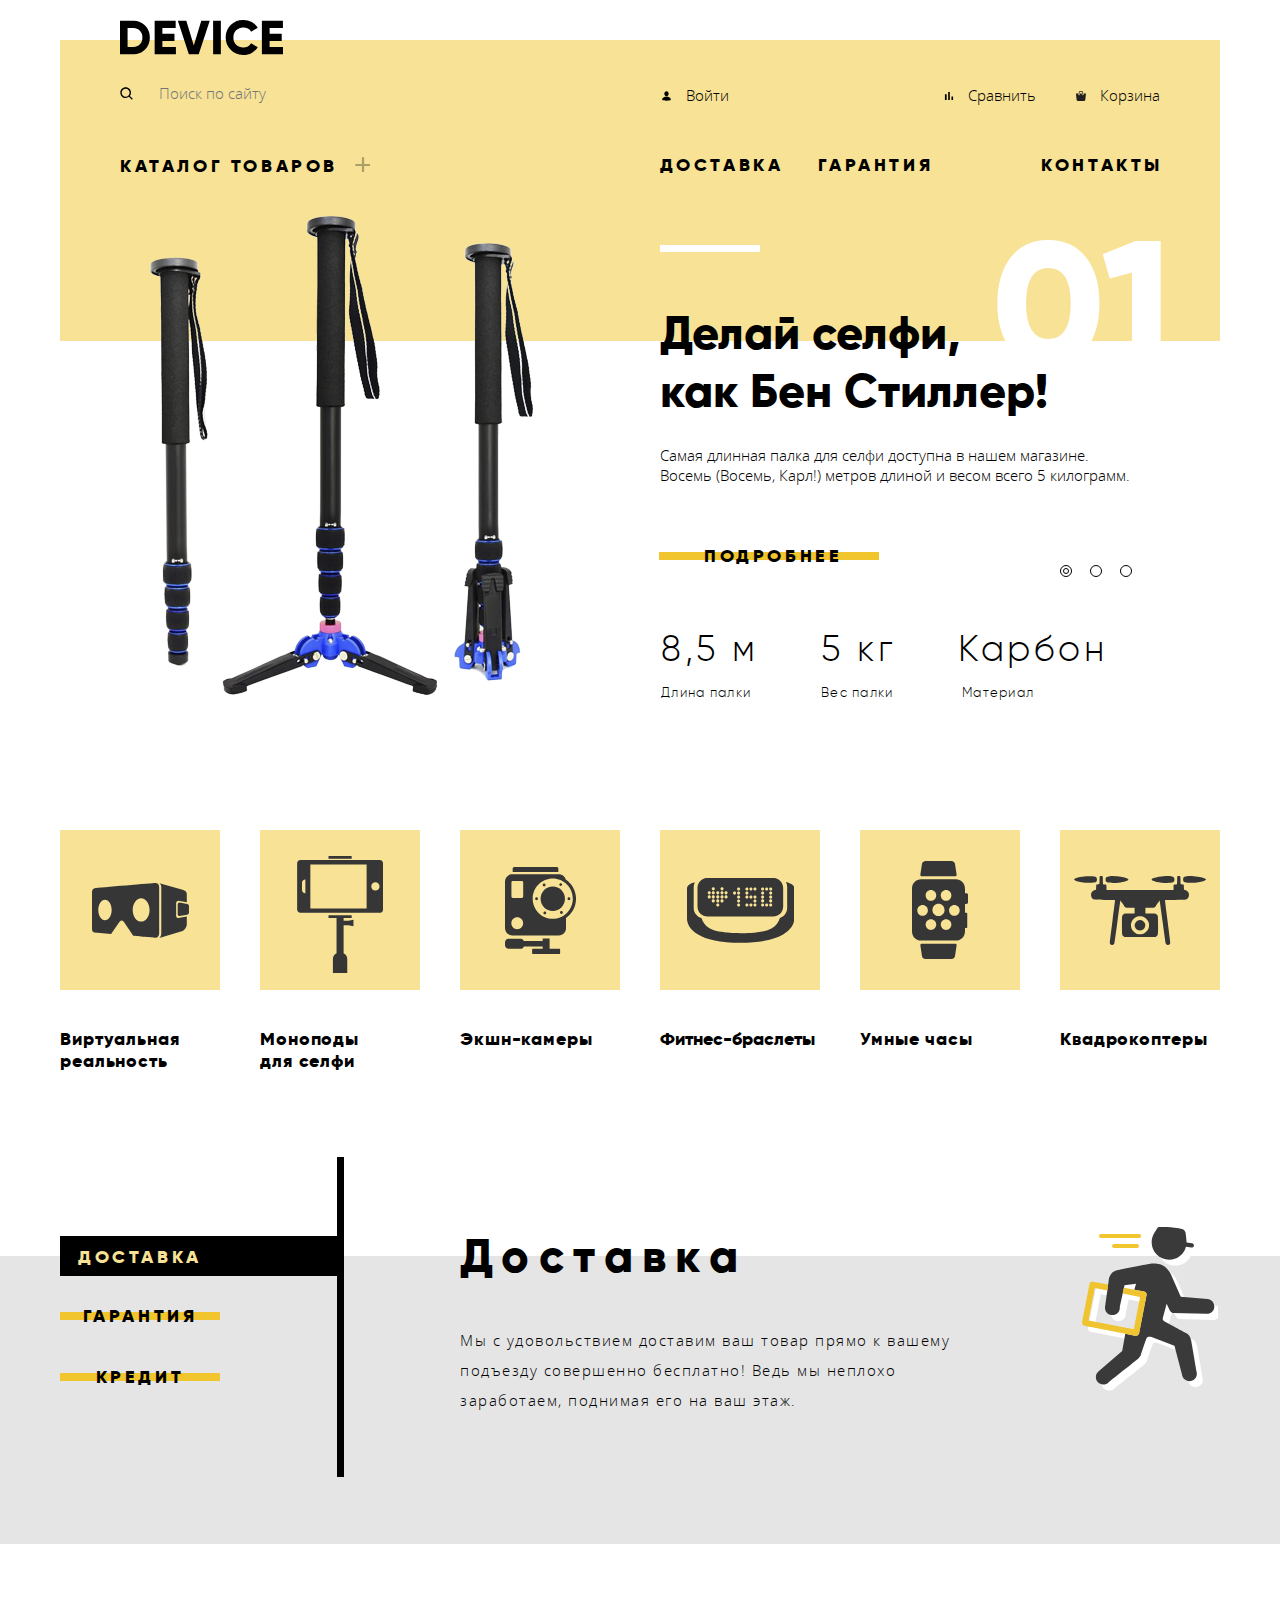
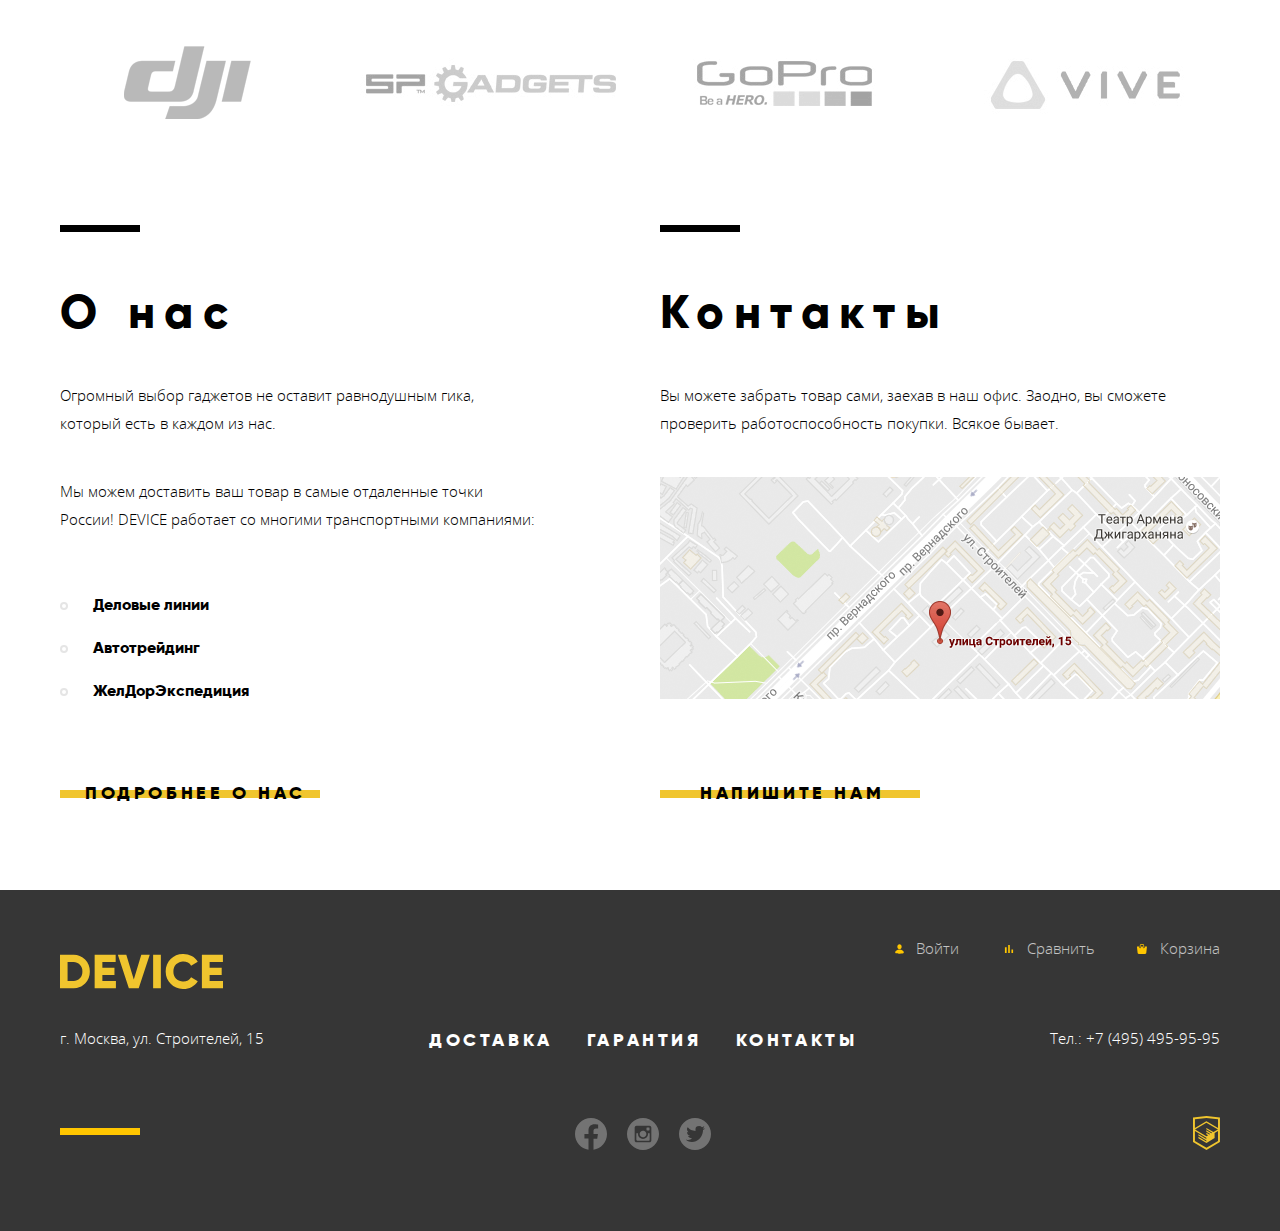
<file: index.html>
<!DOCTYPE html>
<html class="page" lang="ru">
  <head>
    <meta charset="UTF-8">
    <title>Онлайн-магазин «Девайс»</title>
    <link rel="stylesheet" href="css/normalize.min.css">
    <link rel="stylesheet" href="css/style.min.css">
  </head>

  <body class="page-body">
    <div class="header-container">
      <header class="main-header"> 
        <h1 class="visually-hidden">Онлайн-магазин «Девайс»</h1>
        <div class="header-logo">
          <a tabindex="0" aria-label="Перейти на главную страницу магазина «Девайс»">
            <img class="device-header" src="img/logo-header.svg" width="163" height="35" alt="Логотип магазина «Девайс»">
          </a>
        </div>   
  
        <div class="header-actions">
          <form class="site-search">
            <label class="search-label search-icon" for="search-window"></label>
            <input class="search-form" type="search" id="search-window" placeholder="Поиск по сайту" aria-label="Поиск по сайту">
            <button class="button-search" type="submit" tabindex="0" aria-label="Применить поиск по сайту">Найти</button>
          </form>
            
          <ul class="list actions-list">      
            <li class="action-item">
              <a href="blank.html" aria-label="Войти в личный кабинет">
                <div class="action-img-index action-img-enter"></div>
                Войти
              </a>
            </li>
            <li class="action-item">
              <a href="blank.html" aria-label="Сравнить товары">
                <div class="action-img-index action-img-compare"></div>
                Сравнить
              </a>
            </li>
            <li class="action-item">
              <a href="blank.html" aria-label="Перейти в корзину">
                <div class="action-img-index action-img-basket"></div>
                Корзина
              </a>
            </li>            
          </ul>
        </div>
  
        <nav class="main-navigation">     
          <h2 class="visually-hidden">Разделы сайта</h2>                             
          <ul class="list site-navigation">
            <li class="navigation-item">
              <a href="catalog.html">Каталог товаров
                <div class="nav-icon-plus"></div>                 
              </a>
              <ul class="list inner-list" tabindex="0">
                <li class="inner-block">
                  <ul class="list">
                    <li><a href="catalog.html">Виртуальная реальность</a></li>
                    <li><a href="catalog.html">Моноподы для селфи</a></li>
                    <li><a href="catalog.html">Экшн-камеры</a></li>                      
                  </ul>
                  <ul class="list">
                    <li><a href="catalog.html">Фитнес-браслеты</a></li>
                    <li><a href="catalog.html">Умные часы</a></li>
                  </ul>
                  <ul class="list">                      
                    <li><a href="catalog.html">Квадрокоптер</a></li>
                  </ul>
                </li>
              </ul>
            </li>              
            <li class="navigation-item"><a href="blank.html">Доставка</a></li>
            <li class="navigation-item"><a href="blank.html">Гарантия</a></li>
            <li class="navigation-item"><a href="blank.html">Контакты</a></li>
          </ul>                
        </nav> 
      </header>
    </div>
    
    
   <main class="main-container">
     <div class="container-top">
       <section class="main-slider">
          <ul class="list product-slider-list">
            <li class="product-slider-item slide slide-current">
              <section class="product-block">
                <span class="slider-number number-1">01</span>  
                <img class="picture-product-1" src="img/slider-1.png" width="384" height="486" alt="Три чёрно-синих селфи-палки с мягкими рукоятками">
                  
                <div class="text-product-block-1">
                  <p class="do-selfie">Делай селфи,<br>как Бен Стиллер!</p>
                  <p class="product-description">Самая длинная палка для селфи доступна в нашем магазине.<br> 
                  Восемь (Восемь, Карл!) метров длиной и весом всего 5 килограмм.</p>
                  <a class="some-act more" href="catalog.html">Подробнее</a>                

                  <table class="specifications">
                    <tr class="values">
                      <th class="value">8,5 м</th>
                      <th class="value">5 кг</th>
                      <th class="value">Карбон</th>                      
                    </tr>
                    <tr class="properties">
                      <td class="property">Длина палки</td>
                      <td class="property">Вес палки</td>
                      <td class="property">Материал</td>                      
                    </tr>
                  </table>
                </div>
              </section>
            </li>

            <li class="product-slider-item slide">
              <section class="product-block">
                <span class="slider-number">02</span> 
                <img class="picture-product-2" src="img/slider-2.png" width="345" height="485" alt="Черный мотивирующий фитнес-браслет с надписью «Я вижу, что ты снова ешь» на дисплее">
                  
                <div class="text-product-block-2">
                  <p class="do-selfie">Худеем<br>правильно!</p>
                  <p class="product-description">Мотивирующие фитнес-браслеты помогут найти в себе силы<br>  
                    не пропускать занятия и соблюдать диету.</p>
                  <a class="some-act more" href="catalog.html">Подробнее</a>    
                
                 <table class="specifications">
                    <tr class="values">
                      <th class="value second-slide">48 часов</th>                   
                    </tr>
                    <tr class="properties">
                      <td class="property">Без подзарядки</td>                     
                    </tr>
                  </table>
                </div>
              </section>
            </li>

            <li class="product-slider-item slide">
              <section class="product-block">
                <span class="slider-number third-slide">03</span>
                <img class="picture-product-3" src="img/slider-3.png" width="526" height="334" alt="Летающий черно-белый квадрокоптер с красным лазером-камерой">
                  
                <div class="text-product-block-3">
                  <p class="do-selfie">Порхает как бабочка,<br>жалит как пчела!</p>
                  <p class="product-description">Этот обычный, на первый взгляд, квадрокоптер оснащен<br>
                    мощным лазером, замаскированным под стандартную камеру.
                  </p>
                  <a class="some-act more" href="catalog.html">Подробнее</a>    
                
                  <table class="specifications">
                    <tr class="values">
                      <th class="value">800 м</th>
                      <th class="value third-slide">50 м</th>                    
                    </tr>
                    <tr class="properties">
                      <td class="property">Дальность полета</td>
                      <td class="property third-slide">Радиус поражения</td>                     
                    </tr>
                  </table>
                </div>
              </section>
            </li>         
         </ul>  
         <div class="slider-controls">
           <button class="slider-control-1 current" type="button" aria-label="Первый слайд"></button>
           <button class="slider-control-2" type="button" aria-label="Второй слайд"></button>
           <button class="slider-control-3" type="button" aria-label="Третий слайд"></button>
          </div>   
        </section>            
     </div>

      <section class="categories-container">
        <div class="categories">      
          <h2 class="visually-hidden">Популярные категории товаров</h2>
          <ul class="list list-categories">        
            <li class="category-item">
              <a class="category category-1" href="catalog.html" tabindex="-1"></a> 
              <a class="category-name" href="catalog.html">Виртуальная реальность</a>        
            </li>

            <li class="category-item">
              <a class="category category-2" href="catalog.html" tabindex="-1"></a>
              <a class="category-name" href="catalog.html">Моноподы<br>для селфи</a>
            </li>

            <li class="category-item">
              <a class="category category-3" href="catalog.html" tabindex="-1"></a>
              <a class="category-name" href="catalog.html">Экшн-камеры</a>
            </li>

            <li class="category-item">
              <a class="category category-4" href="catalog.html" tabindex="-1"></a>
              <a class="category-name" href="catalog.html">Фитнес-браслеты</a>
            </li>

            <li class="category-item">
              <a class="category category-5" href="catalog.html" tabindex="-1"></a>
              <a class="category-name" href="catalog.html">Умные часы</a>
            </li>

            <li class="category-item">
              <a class="category category-6" href="catalog.html" tabindex="-1"></a>
              <a class="category-name" href="catalog.html">Квадрокоптеры</a>
            </li>
          </ul>    
       </div>
     </section>    
     
      <div class="container-middle">  
        <div class="services-container">
          <section class="services">
            <h3 class="visually-hidden">Воспользуйтесь нашими сервисами</h3>   
            <ul class="list slider-list">
              <li><button class="switcher switcher-1 switcher-current" type="button">Доставка</button></li>
              <li><button class="switcher switcher-2 switcher-inactive" type="button">Гарантия</button></li>
              <li><button class="switcher switcher-3 switcher-inactive" type="button">Кредит</button></li>
            </ul>                
  
            <section class="slider-1">              
              <div class="text-slider">
                <h4 class="caption-slider">Доставка</h4>
                <p class="slider-description">Мы с удовольствием доставим ваш товар прямо к вашему<br>подъезду совершенно бесплатно! Ведь мы неплохо<br>заработаем, поднимая его на ваш этаж.</p>         
              </div> 
              <div class="slider-1-img"></div>            
            </section>   
  
            <section class="slider-2 visually-hidden"> 
              <div class="text-slider">
                <h4 class="caption-slider">Гарантия</h4>
                <p class="slider-description">Если из-за возгорания купленного у нас товара у вас сгорит дом —<br> 
                  не переживайте, мы выдадим вам новый.<br>
                  Товар, не дом, конечно же.</p>         
              </div> 
              <div class="slider-2-img"></div>            
            </section> 
  
            <section class="slider-3 visually-hidden"> 
              <div class="text-slider">
                <h4 class="caption-slider">Кредит</h4>
                <p class="slider-description">Залезть в долговую яму стало проще! Кредитные консультанты<br> 
                  подберут для вас наиболее выгодные<br> 
                  условия кредита. Выгодные для нашего банка, разумеется.</p>         
              </div> 
              <div class="slider-3-img"></div>            
            </section>
          </section>  
        </div>      
        
      </div>
      <div class="container-bottom">
        <div class="wrapper-bottom">
          <section class="partners">
            <h3 class="visually-hidden">В каталоге представлены бренды</h3>
            <a class="coloring-1"><img class="partner1" src="img/partner1.svg" width="260" height="100" alt="GJI"></a>
            <a class="coloring-2"><img class="partner2" src="img/partner2.svg" width="260" height="100" alt="SP.Gadgets"></a>
            <a class="coloring-3"><img class="partner3" src="img/partner3.svg" width="260" height="100" alt="GoPro"></a>
            <a class="coloring-4"><img class="partner4" src="img/partner4.svg" width="260" height="100" alt="VIVE"></a>
          </section>
  
          <section class="information">
            <div class="about-us"> 
              <h2 class="caption">О нас</h2>
              <p class="description">Огромный выбор гаджетов не оставит равнодушным гика,<br> 
              который есть в каждом из нас.</p>
              <p class="description">Мы можем доставить ваш товар в самые отдаленные точки<br>
              России! DEVICE работает со многими транспортными компаниями:</p>
              <ul class="list transport-companies">
                <li class="transport-company">Деловые линии</li>
                <li class="transport-company">Автотрейдинг</li>
                <li class="transport-company">ЖелДорЭкспедиция</li>
              </ul> 
              <a class="some-act more-about-us" href="blank.html">Подробнее о нас</a>        
            </div> 
  
            <div class="contacts">
              <h2 class="caption">Контакты</h2>
              <p class="description"> Вы можете забрать товар сами, заехав в наш офис. Заодно, вы сможете<br>
              проверить работоспособность покупки. Всякое бывает.</p>
              <img class="map" src="img/map.png" width="560" height="222" alt="Местоположение нашего офиса">
              <p><a class="some-act write-to-us" href="blank.html">Напишите нам</a></p>
            </div>
          </section>   
        </div> 
      </div>      
    </main>

    <footer class="page-footer"> 
      <div class="footer-wrapper">
        <div class="footer-container">
          <div class="top-blocks">    
            <a class="footer-logo" href="#" aria-label="Перейти на главную страницу магазина «Девайс»">
              <img src="img/logo-footer.svg" width="163" height="35" alt="Логотип магазина «Девайс»">
            </a>      
            <div class="index-cabinet">         
              <a class="function" href="blank.html" aria-label="Войти в личный кабинет"> 
                <div class="main-footer-id"></div>
                <span class="function-text">Войти</span>
              </a> 
      
              <a class="function" href="blank.html" aria-label="Сравнить товары">
                <div class="cabinet-footer-icons compare-footer"></div>
                  <span class="function-text">Сравнить</span>              
              </a>
      
              <a class="function" href="blank.html" aria-label="Перейти в корзину">   
                <div class="cabinet-footer-icons basket-footer"></div>
                <span class="function-text">Корзина</span>   
              </a> 
            </div>
          </div> 
          
          <div class="catalog-footer-flex">  
            <div class="left-block">
              <p class="adress">г. Москва, ул. Строителей, 15</p>        
            </div>  
      
            <div class="catalog-middle-block">   
              <div class="footer-info">
                <ul class="list info-list">
                  <li ><a class="info-item" href="blank.html">Доставка</a></li>
                  <li ><a class="info-item" href="blank.html">Гарантия</a></li>
                  <li ><a class="info-item" href="blank.html">Контакты</a></li>      
                </ul> 
              </div>
            
              <h3 class="visually-hidden">Мы с социальных сетях</h3>
              <ul class="list social-list">
                <li class="social-item">
                  <a href="blank.html" aria-label="Мы на Facebook">
                    <div class="social-icon facebook"></div>
                  </a>
                </li>        
                <li class="social-item">
                  <a href="blank.html" aria-label="Мы в Instagram">
                    <div class="social-icon instagram"></div>
                  </a>
                </li>   
                <li class="social-item">
                  <a href="blank.html" aria-label="Мы в Twitter">
                    <div class="social-icon twitter"></div>
                  </a>
                </li>                
              </ul>
            </div>    
            <div class="catalog-right-block">
              <a class="tel" href="tel:+74954959595">Тел.: +7 (495) 495-95-95</a>
              <p class="academy-logo">
                <a class="html-academy" href="https://htmlacademy.ru/intensive/htmlcss" aria-label="Перейти на htmlacademy.ru">
                  <img class="html-academy footer-alt-text" src="img/html-academy.svg" width="27" height="34" alt="Логотип HTML Academy">
                </a>
              </p>  
            </div>  
          </div>   
        </div>
      </div>             
   </footer>
    <section class="modal-write">
      <h2 class="visually-hidden">Напишите нам</h2>
      <form class="write-form">
        <div>
          <label class="label-write" for="user-name">Ваше имя:</label>
          <input class="write-input your-name-input" type="text" name="user-name" id="user-name" placeholder="Имя Фамилия">
        </div>                
        <div>
          <label class="label-write" for="user-email">Ваш e-mail:</label>
          <input class="write-input your-email-input" type="email" name="user-email" id="user-email" placeholder="email@example.com">
        </div>
        <div>
          <label class="label-write" for="user-letter">Текст письма:</label>
          <textarea class="write-input your-letter-input" name="user-letter" id="user-letter" placeholder="В свободной форме"></textarea>
        </div><br>
        <button class="some-act post" type="submit">Отправить</button>
      </form>
      <button class="modal-close" type="button" aria-label="Закрыть форму отправки сообщения">
      </button>
    </section>
    
    <section class="modal-map">
      <h2 class="visually-hidden">Как до нас добраться</h2>
      <iframe src="https://www.google.com/maps/embed?pb=!1m18!1m12!1m3!1d2249.112548877995!2d37.52742931596055!3d55.687030980535866!2m3!1f0!2f0!3f0!3m2!1i1024!2i768!4f13.1!3m3!1m2!1s0x46b54cf65f5c8955%3A0x694710ccd55501e!2sUlitsa%20Stroiteley%2C%2015%2C%20Moskva%2C%20119311!5e0!3m2!1sen!2sru!4v1603195253386!5m2!1sen!2sru" width="994" height="593" style="border:0;" allowfullscreen="" aria-hidden="false" tabindex="0"></iframe>
      <button class="modal-close" type="button" aria-label="Закрыть карту"></button>
    </section>

    <script src="js/write-form.min.js"></script>  
    <script src="js/modal-map.min.js"></script> 
    <script src="js/product-slider.min.js"></script> 
    <script src="js/services.min.js"></script>
 </body>
</html>
</file>
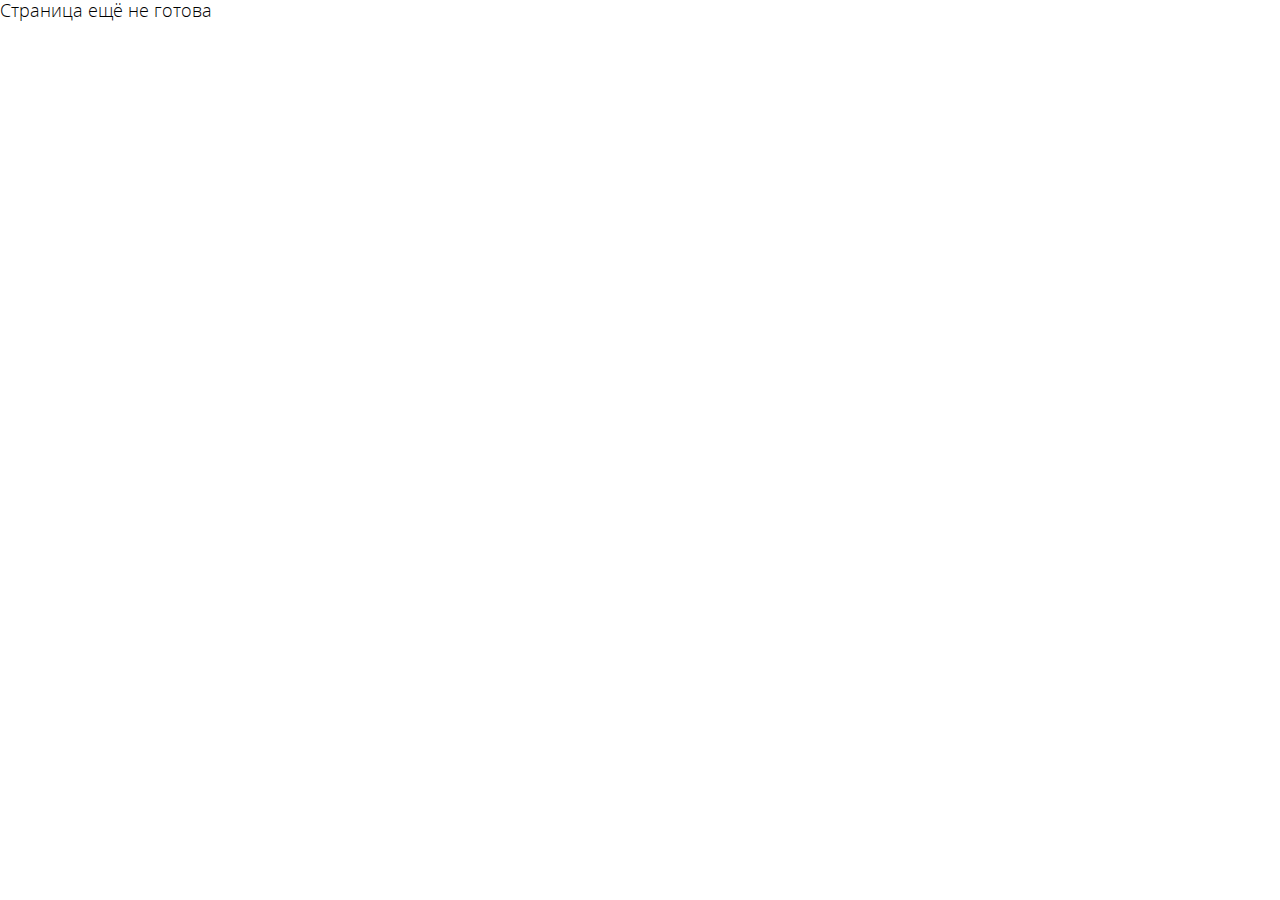
<file: blank.html>
<!DOCTYPE html>
<html lang="ru">
<head>
    <meta charset="UTF-8">
    <title>Будущая страница</title>
    <link rel="stylesheet" href="css/normalize.min.css">
    <link rel="stylesheet" href="css/style.min.css">
</head>

<body class="body-blank">
  Страница ещё не готова
</body>


</html>
</file>
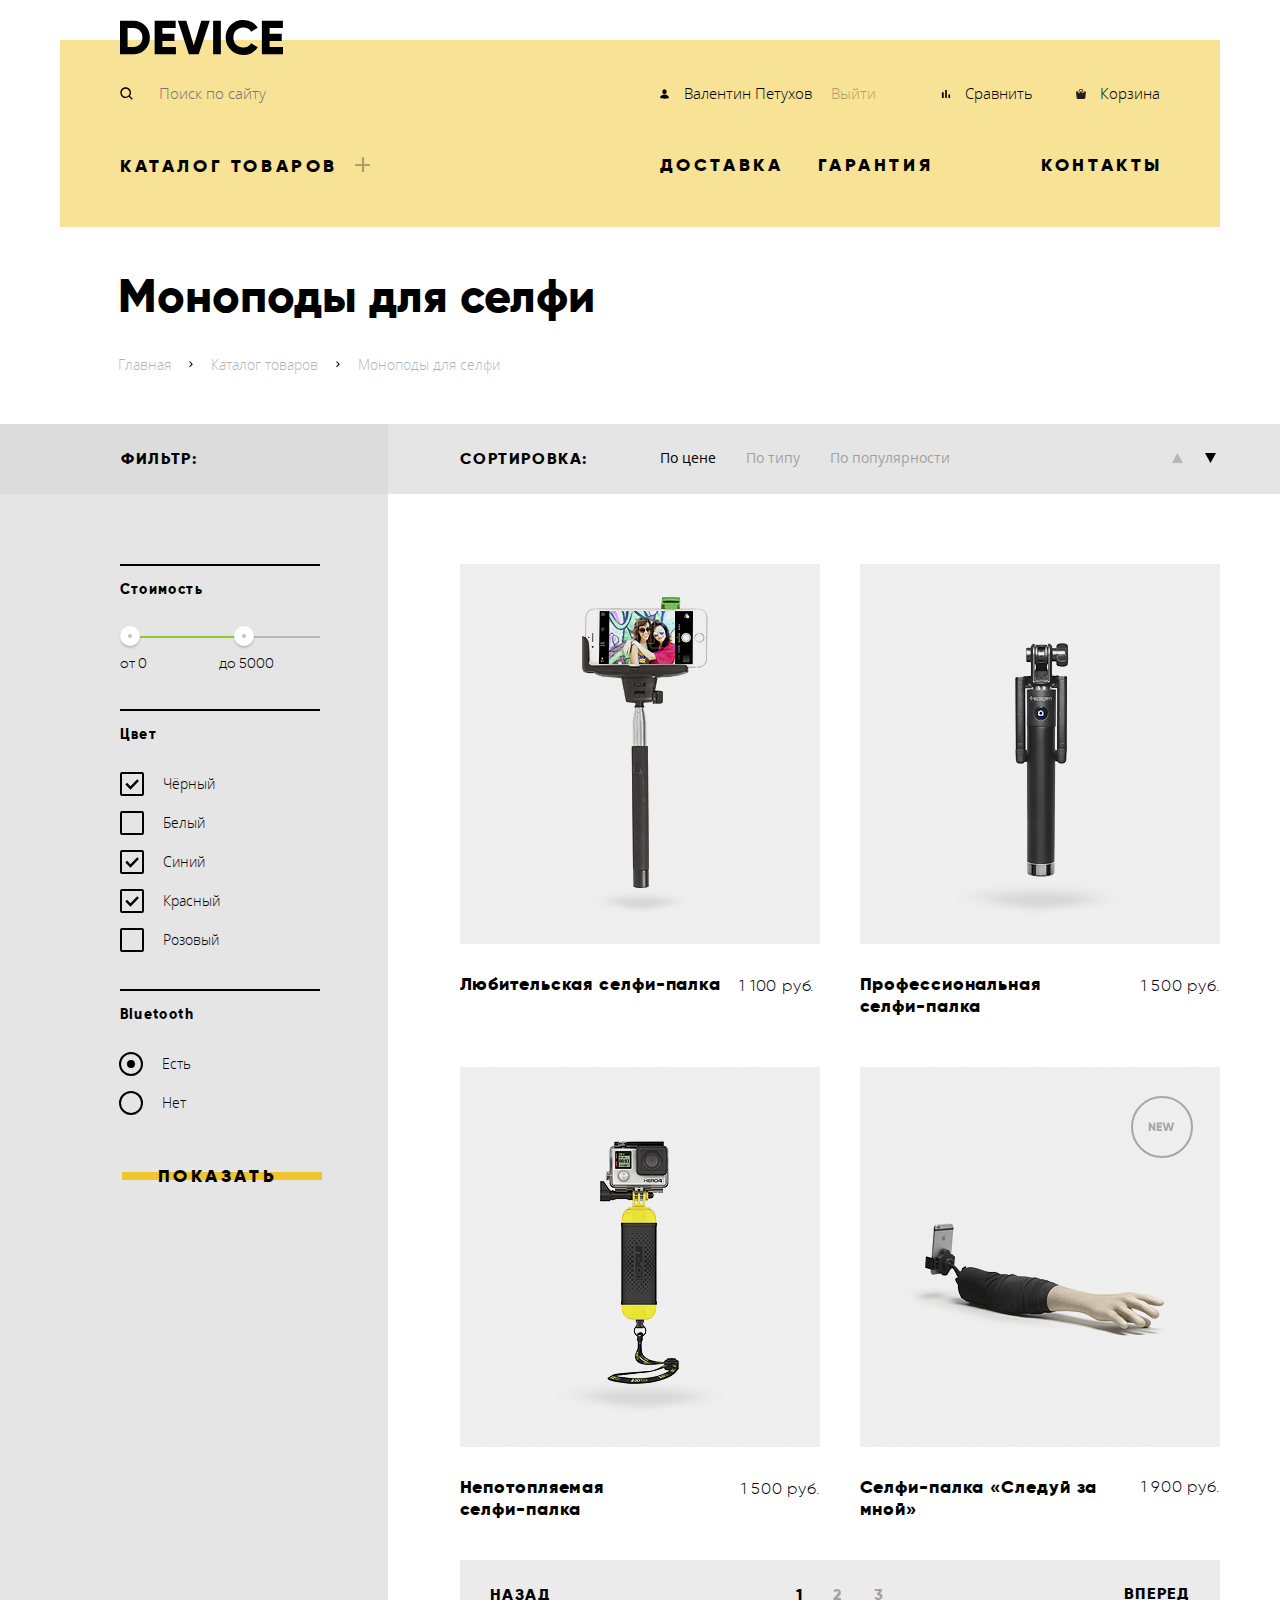
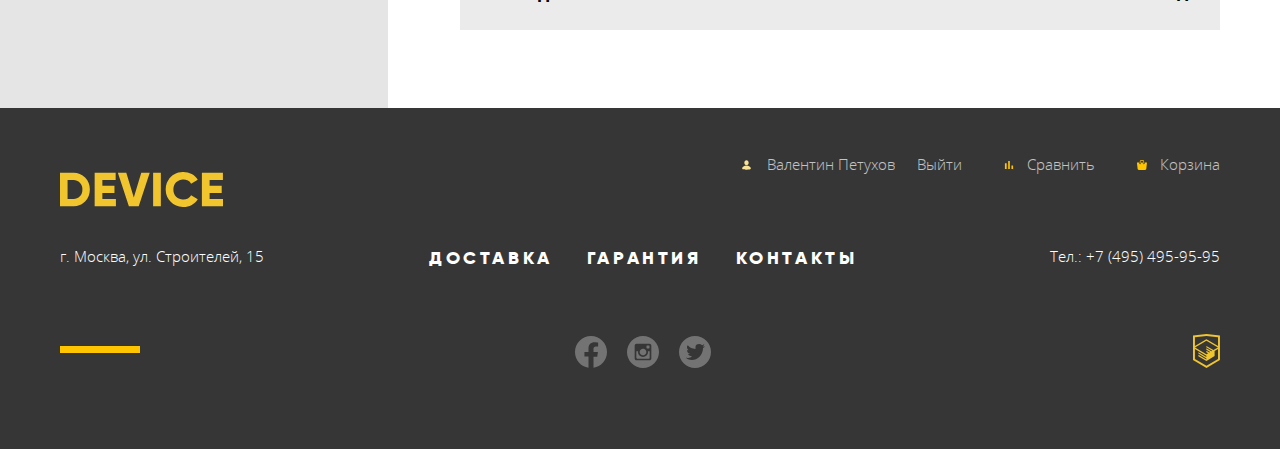
<file: catalog.html>
<!DOCTYPE html>
<html lang="ru">
  <head>
    <meta charset="UTF-8">
    <title>Каталог товаров</title>
    <link rel="stylesheet" href="css/normalize.min.css">
    <link rel="stylesheet" href="css/style.min.css">
  </head>

  <body class="catalog-body">
    <div class="header-container">
      <header class="main-header">
        <div class="header-logo">
          <a tabindex="0" aria-label="Перейти на главную страницу магазина «Девайс»" class="device-header" href="index.html">
            <img src="img/logo-header.svg" width="163" height="35" alt="Логотип магазина «Девайс»">
          </a>
        </div>      
  
        <div class="header-actions">
          <form class="site-search">
            <label class="search-label search-icon" for="search-window"></label>
            <input class="search-form" type="search" id="search-window" placeholder="Поиск по сайту">
            <button aria-label="Найти на сайте" class="button-search" type="submit">Найти</button>
          </form>
  
          <ul class="list сatalog-actions-list">      
            <li class="catalog-action-item">
              <a class="id-name" href="blank.html" aria-label="Войти в личный кабинет">
                <div class="action-img action-img-valentin"></div>
                Валентин Петухов
              </a>
            </li>
            <li class="catalog-action-item">
              <a class="out" href="blank.html" aria-label="Выйти из личного кабинета">
                Выйти
              </a>
            </li>
            <li class="catalog-action-item">
              <a href="blank.html" aria-label="Сравнить товары">
                <div class="action-img-index action-img-compare"></div>
                Сравнить
              </a>
            </li>
            <li class="catalog-action-item">
              <a href="blank.html" aria-label="Перейти в корзину">
                <div class="action-img-index action-img-basket"></div>
                Корзина
              </a>
            </li>       
          </ul>
        </div>
  
        <nav class="main-navigation">   
          <h2 class="visually-hidden">Разделы сайта</h2>                                  
          <ul class="list site-navigation">
            <li class="navigation-item">
              <a href="catalog.html">Каталог товаров
                <div class="nav-icon-plus"></div>
              </a>
              <ul class="list inner-list">
                <li class="inner-block">
                  <ul class="list">
                    <li><a href="catalog.html">Виртуальная реальность</a></li>
                    <li><a href="#">Моноподы для селфи</a></li>
                    <li><a href="catalog.html">Экшн-камеры</a></li>                     
                  </ul>
                  <ul class="list">
                    <li><a href="catalog.html">Фитнес-браслеты</a></li>
                    <li><a href="catalog.html">Умные часы</a></li>
                  </ul>
                  <ul class="list">                      
                    <li><a href="catalog.html">Квадрокоптер</a></li>
                  </ul>
                </li>                  
              </ul>
            </li>
            <li class="navigation-item"><a href="blank.html">Доставка</a></li>
            <li class="navigation-item"><a href="blank.html">Гарантия</a></li>
            <li class="navigation-item"><a href="blank.html">Контакты</a></li>
          </ul>                
        </nav>
     </header>
    </div>
    

    <main class="catalog-main">
      <section class="catalog-heading-block">
        <h1 class="catalog-heading">Моноподы для селфи</h1>  
        <ul class="list bread-crumbs">
          <li class="bread-crumb"><a class="crumb" href="index.html">Главная</a></li>
          <li class="bread-crumb"><a class="crumb" href="catalog.html">Каталог товаров</a></li>
          <li><a class="crumb-current">Моноподы для селфи</a></li>
        </ul>
      </section>

      <div class="catalog-wrapper"> 
        <div class="wr1"></div>
		    <div class="wr2">
			    <div class="text-filter">
            <h2 class="filter">Фильтр:</h2>
          </div>
		    </div>
        <div class="wr3">
          <section class="catalog-sort">
            <h2 class="sort">Сортировка:</h2>
            <ul class="list sort-list">
              <li><a class="how-to-sort active" href="catalog.html" aria-label="Сортировать товары по цене">По цене</a></li>
              <li><a class="how-to-sort" href="catalog.html" aria-label="Сортировать товары по типу">По типу</a></li>
              <li><a class="how-to-sort" href="catalog.html" aria-label="Сортировать товары по популярности">По популярности</a></li>
            </ul> 
  
            <div class="sort-ways">
              <a class="polygone" href="catalog.html" aria-label="Сортировка товаров по возрастанию">
                <div class="polygone-img polygone-1"></div>                
              </a>
  
              <a class="polygone" href="catalog.html" aria-label="Сортировка товаров по убыванию">
                <div class="polygone-img polygone-2"></div>
              </a> 
            </div>   
          </section>
        </div>
        <div class="wr4"></div>
        <div class="wr5"></div>
        <div class="wr6">
          <section class="catalog-filter">
            <form class="catalog-forms" method="get" action="https://echo.htmlacademy.ru">
              <fieldset class="catalog-filter-cost">
               <legend class="filter-legend">Стоимость</legend>
                <div class="range-filter">
                  <div class="range-controls">
                    <div class="scale">
                      <div class="bar"></div>
                    </div>
                    <div class="toggle toggle-min"></div>
                    <div class="toggle toggle-max"></div>
                  </div>

                  <div class="price-controls">
                    <label class="min-price">
                      от <input class="price-box" type="number" name="min-price" value="0">
                    </label>
                    <label class="max-price">
                      до <input class="price-box" type="number" name="max-price" value="5000">
                    </label>
                  </div>
                </div>
              </fieldset>
  
              <fieldset class="catalog-filter-color">
                <legend class="filter-legend">Цвет</legend>                   
                <label class="color-item option">
                  <input class="color-checkbox-input visually-hidden" type="checkbox" name="black" id="filter-color-black" checked>
                  <span class="check-box"></span>
                  Чёрный
                </label>
                <label class="color-item option">
                  <input class="color-checkbox-input visually-hidden" type="checkbox" name="white" id="filter-color-white">
                  <span class="check-box"></span>
                  Белый            
                </label>        
                <label class="color-item option">
                  <input class="color-checkbox-input visually-hidden" type="checkbox" name="blue" id="filter-color-blue" checked>
                  <span class="check-box"></span>
                  Синий
                </label> 
                <label class="color-item option">
                  <input class="color-checkbox-input visually-hidden" type="checkbox" name="red" id="filter-color-red" checked>
                  <span class="check-box"></span>
                  Красный
                </label>      
                <label class="color-item option">
                  <input class="color-checkbox-input visually-hidden" type="checkbox" name="pink" id="filter-color-pink">
                  <span class="check-box"></span>
                  Розовый
                </label> 
              </fieldset>       
  
              <fieldset class="catalog-filter-bluetooth">
                <legend class="filter-legend">Bluetooth</legend>
                <ul class="list filter-radio-list">
                  <li class="radio-item">            
                    <label for="filter-yes">
                      <input class="radio-input visually-hidden" type="radio" name="Bluetooth" value="yes" id="filter-yes" checked>
                      <span class="radio-box"></span>
                      Есть
                    </label>
                  </li>
                  <li class="radio-item">  
                    <label for="filter-no">
                      <input class="radio-input visually-hidden " type="radio" name="Bluetooth" value="no" id="filter-no">
                      <span class="radio-box"></span>
                      Нет
                    </label>             
                  </li>
                </ul>
              </fieldset>
              <button aria-label="Применить фильтр" class="some-act catalog-show" type="submit">Показать</button>
            </form>            
          </section>
		    </div>
        <div class="wr7">
          <section class="product-container">
            <h2 class="visually-hidden">Подборка товаров</h2>
            <ul class="list product-list">
              <li class="product-item">      
                <div class="product-image-block">
                  <div class="product-item-overlay visually-hidden">
                    <button class="some-act add-to-basket">В корзину</button>
                    <button class="add-to-compare">Добавить к сравнению</button>
                  </div>           
                  <img src="img/item-1.svg" width="360" height="380" alt="Любительская селфи-палка">
                </div>     

                <div class="product-name">
                  <a href="blank.html">
                    <h3 class="denomination">Любительская селфи-палка</h3>          
                  </a>
                  <div class="cost">1 100 руб.</div>
                </div>
              </li>

              <li class="product-item">
                <div class="product-image-block">
                  <div class="product-item-overlay visually-hidden">
                    <button class="some-act add-to-basket">В корзину</button>
                    <button class="add-to-compare">Добавить к сравнению</button>
                  </div>           
                  <img src="img/item-2.svg" width="360" height="380" alt="Профессиональная селфи-палка">
                </div>            
                <div class="product-name">
                  <a href="blank.html">
                    <h3 class="denomination">Профессиональная<br>селфи-палка</h3>          
                  </a>
                  <div class="cost">1 500 руб.</div>
                </div>
              </li>

              <li class="product-item">
                <div class="product-image-block">
                  <div class="product-item-overlay visually-hidden">
                    <button class="some-act add-to-basket">В корзину</button>
                    <button class="add-to-compare">Добавить к сравнению</button>
                  </div>           
                  <img src="img/item-3.svg" width="360" height="380" alt="Непотопляемая селфи-палка">
                </div>           
                <div class="product-name">
                  <a href="blank.html">
                    <h3 class="denomination">Непотопляемая<br>селфи-палка</h3>          
                  </a>
                  <div class="cost">1 500 руб.</div>
                </div>
              </li>

              <li class="product-item">
                <div class="product-image-block">
                  <div class="product-item-overlay visually-hidden">
                    <button class="some-act add-to-basket">В корзину</button>
                    <button class="add-to-compare">Добавить к сравнению</button>
                  </div>           
                  <img src="img/item-4.svg" width="360" height="380" alt="Селфи-палка «Следуй за мной»">
                </div>           
                <div class="product-name">
                  <a href="blank.html">
                    <h3 class="denomination">Селфи-палка «Следуй за мной»</h3>          
                  </a>
                  <div class="cost">1 900 руб.</div>
                </div>
              </li>
            </ul>     

            <div class="paginated-navigation">
              <a class="back" href="#" aria-label="Перейти на предыдущую страницу"><b class="back-text">Назад</b></a>
              <div class="numbers">
                <a class="number-of-page" aria-label="Перейти на первую страницу">1</a>
                <a class="number-of-page passive" href="#" aria-label="Перейти на вторую страницу">2</a>
                <a class="number-of-page passive" href="#" aria-label="Перейти на третью страницу">3</a>            
              </div> 
              <a class="next" href="#" aria-label="Перейти на следущую страницу"><b class="next-text">Вперед</b></a>             
            </div>
          </section>
        </div>
        <div class="wr8"></div>          
      </div>
   </main>

    <footer class="page-footer"> 
      <div class="footer-container">
        <div class="top-blocks">    
          <a class="footer-logo" href="index.html">
            <img src="img/logo-footer.svg" width="163" height="35" alt="Логотип магазина «Девайс»">       
          </a>

          <div class="catalog-cabinet">         
            <a class="id-name-function" href="blank.html">
              <div class="cabinet-footer-icons id-icon"></div>
              <span class="function-text">Валентин Петухов</span>
            </a>

            <a class="out-function" href="blank.html">          
              <span class="function-text">Выйти</span>
            </a> 

            <a class="function" href="blank.html" aria-label="Сравнить товары">
              <div class="cabinet-footer-icons compare-footer"></div>
                <span class="function-text">Сравнить</span>              
            </a>
    
            <a class="function" href="blank.html" aria-label="Перейти в корзину">   
              <div class="cabinet-footer-icons basket-footer"></div>
              <span class="function-text">Корзина</span>   
            </a> 
          </div>
        </div> 
        
        <div class="catalog-footer-flex">
          <div class="left-block">
            <p class="adress">г. Москва, ул. Строителей, 15</p>
          </div>  

          <div class="catalog-middle-block">   
            <div class="footer-info">
              <ul class="list info-list">
                <li ><a class="info-item" href="blank.html">Доставка</a></li>
                <li ><a class="info-item" href="blank.html">Гарантия</a></li>
                <li ><a class="info-item" href="blank.html">Контакты</a></li>      
              </ul> 
            </div>    

            <h3 class="visually-hidden">Мы с социальных сетях</h3>
            <ul class="list social-list">
              <li class="social-item">
                <a href="blank.html" aria-label="Мы на Facebook">
                  <div class="social-icon facebook"></div>
                </a>
              </li>        
              <li class="social-item">
                <a href="blank.html" aria-label="Мы в Instagram">
                  <div class="social-icon instagram"></div>
                </a>
              </li>   
              <li class="social-item">
                <a href="blank.html" aria-label="Мы в Twitter">
                  <div class="social-icon twitter"></div>
                </a>
              </li>   
            </ul>
        </div>
        <div class="catalog-right-block">
          <a class="tel" href="tel:+74954959595">Тел.: +7 (495) 495-95-95</a>
          <p class="academy-logo">
            <a class="html-academy" href="https://htmlacademy.ru/intensive/htmlcss" aria-label="Перейти на htmlacademy.ru">
              <img class="html-academy footer-alt-text" src="img/html-academy.svg" width="27" height="34" alt="HTML Academy">
            </a>
          </p>  
        </div>
      </div>   
      </div>        
    </footer>
    <script src="js/product-overlay.min.js"></script> 
  </body>
</html>
</file>
<file: css/style.min.css>
@keyframes bounce{0%{transform:translateY(-2000px)}70%{transform:translateY(30px)}90%{transform:translateY(-10px)}to{transform:translateY(0)}}@keyframes shake{0%,to{transform:translateX(0)}10%,30%,50%,70%,90%{transform:translateX(-10px)}20%,40%,60%,80%{transform:translateX(10px)}}@font-face{font-family:"Gilroy";font-style:normal;font-weight:800;src:url(../fonts/gilroyextrabold.woff2) format("woff2"),url(..fonts/gilroyextrabold.woff) format("woff")}@font-face{font-family:"Gilroy";font-style:normal;font-weight:300;src:url(../fonts/gilroylight.woff2) format("woff2"),url(../fonts/gilroylight.woff) format("woff")}@font-face{font-family:"Open Sans";font-style:normal;font-weight:400;src:url(../fonts/opensans.woff2) format("woff2"),url(../fonts/opensans.woff) format("woff")}@font-face{font-family:"Open Sans";font-style:normal;font-weight:300;src:url(../fonts/opensanslight.woff2) format("woff2"),url(../fonts/opensans.woff) format("woff")}:root{--basic-black: #000000;--basic-dark: #363636;--basic-white: #ffffff;--basic-grey: #464646;--basic-half-grey: #7E7E7E;--basic-grey-light: #E5E5E5;--special-yellow: #F7E296;--special-green: #91C92F;--special-yellow-dark: #F0C52E;--unusual-yellow: #FFC600;--black-30:  rgba(0, 0, 0, 0.3);--black-40:  rgba(0, 0, 0, 0.4);--black-60:  rgba(0, 0, 0, 0.6);--white-30: rgba(255, 255, 255, 0.3);--white-60: rgba(255, 255, 255, 0.6);--pagination-background: #EBEBEB;--pagination-hover: #D9D9D9}.page{height:100%}.page-body .main-header::after,body{margin:0;padding:0;background-color:var(--basic-white)}a,body{color:var(--basic-black)}body{min-width:1160px;font-family:"Open Sans","Tahoma",sans-serif;font-size:18px;line-height:20px;font-weight:300;text-transform:none;background-position:top center}a{text-decoration:none}img{max-width:100%;height:auto}.visually-hidden{position:absolute;width:1px;height:1px;margin:-1px;border:0;padding:0;white-space:nowrap;clip-path:inset(100%);clip:rect(0 0 0 0);overflow:hidden}.list{padding:0;list-style:none}.page-body{width:100%;height:100%}.catalog-body .main-header,.page-body .main-header{display:flex;flex-direction:column;width:1160px;margin:40px auto 0;padding-bottom:164px;background-color:var(--special-yellow);position:relative}.header-container{margin:0 auto;width:1200px;padding-left:20px;padding-right:20px;box-sizing:border-box}.catalog-body .main-header{padding-bottom:50px}.page-body .main-header::after{content:"";position:absolute;right:460px;top:205px;width:100px;height:7px}.header-logo,.site-search{display:flex;flex-direction:row;align-items:flex-start}.header-logo{margin-top:-20px;margin-left:60px}.device-header:hover{opacity:.6;outline:0;border:0}.device-header:active{opacity:.3;border:0;outline:0}.site-search{min-width:300px;height:50px;padding:0;margin:0}.search-icon{display:inline-block;vertical-align:center;width:13px;height:13px;background-image:url(../img/search.svg);background-repeat:no-repeat}.search-label{align-self:center;margin-right:24px}.button-search,.search-form{border:0;background:0 0;outline:0;font-family:"Open Sans","Tahoma",sans-serif;font-style:normal;font-weight:300;font-size:15px;line-height:20px}.button-search{color:var(--basic-black)}.search-form{align-self:center;color:var(--black-30)}.search-form:hover{color:var(--black-60)}.search-form:active,.search-form:focus{color:var(--basic-black)}.button-search{margin-left:160px;display:none;outline:2px solid var(--basic-black);padding:14px 16px;text-transform:uppercase;position:relative}.site-search:focus-within .button-search{display:block}.button-search:focus,.button-search:hover{display:block;background-color:var(--basic-black);color:var(--basic-white)}.button-search:active{display:block;background-color:var(--basic-black);color:var(--white-30)}.button-search::before{position:absolute;content:"";bottom:-2px;left:-380px;width:440px;height:2px;background-color:var(--basic-black)}.navigation-item:active .inner-list,.navigation-item:focus .inner-list,.navigation-item:hover .inner-list,.search-form:active+.button-search,.search-form:focus+.button-search{display:block}.actions-list,.header-actions{display:flex;flex-direction:row}.header-actions{min-width:500px;min-height:50px;margin:10px 60px 0;padding:0;align-items:flex-start;justify-content:space-between}.actions-list{margin:17px 0 0;width:498px}.action-item{font-family:"Open Sans","Tahoma",sans-serif;font-size:15px;line-height:20px;font-weight:300;text-align:center;color:var(--basic-black)}.action-item:nth-child(2){margin-left:auto;margin-right:40px}.action-item:hover,.navigation-item a:hover{opacity:.6}.action-item:active{opacity:.3}.action-img-index{display:inline-block;vertical-align:center;width:10px;height:10px;margin-right:10px;background-repeat:no-repeat}.action-img-enter{background-image:url(../img/id.svg)}.action-img-compare{background-image:url(../img/compare.svg)}.action-img-basket{background-image:url(../img/basket.svg)}.main-navigation,.site-navigation{padding:0;display:flex;flex-direction:row}.main-navigation{position:relative;z-index:2;margin:0}.site-navigation{margin:35px 60px 0;width:1040px;justify-content:flex-end;align-items:center}.navigation-item{margin:0;padding:0;font-family:"Gilroy","Tahoma",sans-serif;font-size:18px;line-height:22px;font-weight:800;text-transform:uppercase;letter-spacing:.2em;color:var(--basic-black)}.navigation-item:first-child{position:relative;margin-right:auto}.navigation-item:nth-child(2){margin-right:35px}.navigation-item:nth-child(3){margin-right:108px}.navigation-item:nth-child(4){width:min-content;margin-right:-3px}.navigation-item:active{opacity:.3}.nav-icon-plus{display:inline-block;vertical-align:center;width:15px;height:15px;background-image:url(../img/plus.svg);margin-left:8px;margin-top:4px}.inner-list{position:relative;display:none}.catalog-body,.inner-block{font-family:"Open Sans","Tahoma",sans-serif;line-height:20px;text-transform:none}.inner-block{font-style:normal;font-weight:300;font-size:15px;letter-spacing:normal;padding-top:18px;padding-left:60px;padding-right:60px;box-sizing:border-box;position:absolute;top:0;left:-60px;z-index:1000;width:1160px;height:164px;display:flex;flex-direction:row;justify-content:flex-start;background-color:var(--special-yellow)}.inner-block ul{display:block;margin-top:12px;margin-right:63px}.inner-block li{margin-bottom:16px;cursor:pointer}.catalog-body{min-width:1200px;height:min-content;margin:0;padding:0;display:grid;grid-template-rows:repeat(3,auto);font-size:18px;font-weight:300px;color:var(--basic-black);background-color:var(--white-30);background-position:top center}.catalog-header-container{display:flex;flex-direction:column;width:1160px;height:auto;margin:44px auto 0;padding-bottom:50px;background-color:var(--special-yellow)}.сatalog-actions-list{padding:0;margin:15px 0 0;width:500px;display:flex;flex-direction:row;justify-content:flex-end;align-items:flex-start}.catalog-action-item{font-family:"Open Sans","Tahoma",sans-serif;font-size:15px;line-height:20px;font-weight:300;text-align:center;color:var(--basic-black)}.catalog-action-item:nth-child(1){margin-right:auto}.catalog-action-item:nth-child(2){margin-right:60px}.catalog-action-item:nth-child(3){margin-right:43px}.catalog-action-item:hover{opacity:.6}.catalog-action-item:active{opacity:.3}.action-img{display:inline-block;vertical-align:center;width:10px;height:10px;background-repeat:no-repeat;margin-right:10px}.action-img-valentin{background-image:url(../img/id.svg)}.id-name,.out{font-family:"Open Sans","Tahoma",sans-serif;font-style:normal;font-size:15px;font-weight:300;line-height:20px;color:var(--basic-black)}.out{margin-right:5px;opacity:.3}.catalog-wrapper{margin-top:50px;display:grid;grid-template-rows:auto auto;grid-template-columns:auto 328px 833px auto}.wr1{background-color:#dcdcdc}.wr3{background-color:#ff0}.wr4,.wr5,.wr6{background-color:var(--basic-grey-light)}.wr7,.wr8{background-color:var(--basic-white)}.catalog-heading-block{box-sizing:border-box;margin:40px auto 0;padding-left:58px;max-width:1160px;height:auto}.catalog-heading{margin:0;font-family:"Gilroy","Tahoma",sans-serif;font-style:normal;font-weight:800;font-size:47px;line-height:58px;color:var(--basic-black)}.catalog-container{display:grid;grid-template-columns:1fr 1.779fr}.catalog-left-container,.catalog-right-container{width:100%;display:flex;flex-direction:column;justify-content:flex-start;align-items:flex-end}.catalog-right-container{align-items:flex-start}.text-filter{height:70px;margin:0;padding:0;background-color:#dcdcdc;display:flex;flex-direction:row;justify-content:flex-end}.filter{margin-top:25px;margin-right:190px}.catalog-filter{padding-right:68px;height:auto;background-color:var(--basic-grey-light);display:flex;flex-direction:column;justify-content:flex-start;align-items:flex-end}.catalog-forms{width:200px;height:auto}.catalog-filter-cost,.filter-legend{font-family:"Gilroy","Tahoma",sans-serif;font-style:normal;font-size:14px;color:var(--basic-black)}.catalog-filter-cost{margin:87px 0 0;min-height:91px;padding:0;border:0;font-weight:300;line-height:16px;position:relative}.filter-legend{position:absolute;font-weight:800;line-height:17px;letter-spacing:.1em}.catalog-filter-bluetooth:after,.catalog-filter-color::after,.catalog-filter-cost::after{content:"";top:-17px;width:200px;height:2px;background-color:var(--basic-black);position:absolute}.range-filter{position:relative;margin-top:35px}.range-controls{position:relative;top:20px}.range-controls .scale{width:200px;height:2px;background-color:rgba(0,0,0,.2);margin-bottom:17px}.range-controls .bar{width:94px;height:2px;margin-left:20px;background-color:var(--special-green)}.range-controls .toggle{position:absolute;left:0;top:-10px;width:4px;height:4px;padding:0;background-color:#c4c4c4;border:8px solid var(--basic-white);border-radius:50%;box-shadow:0 2px 2px rgba(0,0,0,.18);cursor:pointer}.range-controls .toggle-max{left:114px}.min-price{padding:0;position:absolute;max-width:200px;margin:19px 0 0;color:var(--basic-black)}.max-price,.min-price,.price-box{font-family:"Gilroy","Tahoma",sans-serif;font-style:normal;font-weight:300;font-size:14px;line-height:16px;outline:0;border:0;background:0 0}.max-price{padding:0;position:absolute;max-width:200px;color:var(--basic-black);margin:19px 0 0 99px}.price-box{width:55px;margin-left:-3px}.catalog-filter-color{width:200px;padding:0;margin:54px 0 0;border:0;position:relative}.option{display:block;margin-bottom:20px}.color-item{margin:0 0 20px 43px;position:relative;font-family:"Open Sans","Tahoma",sans-serif;font-style:normal;font-weight:300;font-size:14px;line-height:19px;color:var(--basic-black)}.color-item:first-of-type,.radio-item:first-of-type{margin-top:48px}.check-box{position:absolute;content:"";width:24px;height:24px;top:-2px;left:-43px;border:2px solid #000;box-sizing:border-box;border-radius:2px}.color-checkbox-input:checked+.check-box{outline:0;background-image:url(../img/filter-checkbox.svg);background-repeat:no-repeat;background-position:50% 50%}.color-checkbox-input:focus+.check-box,.radio-input:focus+.radio-box{outline:2px solid var(--special-yellow-dark)}.color-checkbox-input:hover+.check-box,.radio-input:hover+.radio-box{outline:0;opacity:.6}.color-checkbox-input:disabled+.check-box,.radio-input:disabled+.radio-box{outline:0;opacity:.25}.catalog-filter-bluetooth{width:200px;margin:37px 0 0;padding:0;position:relative;border:0}.radio-item{position:relative;display:block;padding:0;margin:0 0 20px 42px;font-family:"Open Sans","Tahoma",sans-serif;font-style:normal;font-weight:300;font-size:14px;line-height:19px;color:var(--basic-black)}.radio-box{position:absolute;content:"";width:24px;height:24px;top:-2px;left:-43px;border:2px solid #000;box-sizing:border-box;border-radius:50%}.radio-input:checked+.radio-box::before{content:url(../img/figure-radio.svg);position:absolute;left:6px;top:-1px;width:8px;height:8px}.catalog-sort,.sort-ways{display:flex;flex-direction:row}.catalog-sort{margin:0;padding:0;justify-content:flex-start;align-items:flex-start;background-color:var(--basic-grey-light);position:relative}.sort-ways{min-width:45px;margin:24px 4px 0 auto;justify-content:space-between;align-items:flex-end}.polygone{border:0;background:0 0;outline:0}.polygone-1{background-image:url(../img/sort-polygon-1.svg);opacity:.2}.polygone-2{background-image:url(../img/sort-polygon-2.svg)}.polygone:hover{opacity:.4}.polygone:active{background:0 0;border:0;opacity:1}.polygone:focus{background:0 0;border:0;outline:2px solid var(--special-green);opacity:1}.polygone-img{width:12px;height:12px;background-repeat:no-repeat;display:inline-block;vertical-align:center}.sort{margin:25px -2px 25px 72px}.how-to-sort,.how-to-sort.active{font-family:"Open Sans","Tahoma",sans-serif;font-style:normal;font-weight:400;font-size:14px;line-height:19px;color:var(--basic-black)}.how-to-sort{margin-right:30px;opacity:.3}.how-to-sort.active{opacity:1}.how-to-sort:hover{opacity:.6}.how-to-sort:active{opacity:1}.sort-list{margin:22px 0 0 74px;display:flex;flex-direction:row;justify-content:flex-start;align-items:flex-start}.product-list{margin:70px auto 0 72px;display:grid;grid-template-columns:360px 360px;grid-template-rows:455px 455px;column-gap:40px;row-gap:48px}.product-item{margin:0;padding:0;position:relative}.product-name{padding:0;margin:26px 0 0;display:flex;flex-direction:row;justify-content:flex-start;align-items:flex-start}.denomination{padding:0;margin:0;font-family:"Gilroy","Tahoma",sans-serif;font-style:normal;font-weight:800;font-size:18px;line-height:22px;letter-spacing:.05em;color:var(--basic-black)}.product-item:nth-child(4) .denomination{width:245px}.product-item:nth-child(4)::after{content:url(../img/new.svg);width:62px;height:62px;position:absolute;top:29px;right:27px}.product-image-block,.product-item-overlay{margin:0;padding:0;width:360px;height:inherit;position:relative}.product-item-overlay{position:absolute;height:380px;background-color:rgba(238,238,238,.7)}.add-to-compare,.cost{font-style:normal;font-weight:300;line-height:18px;color:var(--basic-black)}.add-to-compare{margin-top:222px;margin-left:88px;font-family:"Open Sans","Tahoma",sans-serif;font-size:13px;letter-spacing:.1em;background:0 0;border:0;position:absolute;opacity:.5;outline:0}.add-to-compare:hover{opacity:1;outline:0}.add-to-compare:active{opacity:.2;outline:0}.cost{margin:0;padding:0;font-family:"Gilroy","Tahoma",sans-serif;font-size:16px;letter-spacing:.05em}.product-item:nth-child(1) .cost{margin-left:18px;margin-top:4px}.product-item:nth-child(2) .cost,.product-item:nth-child(3) .cost{margin-left:auto;margin-top:4px}.product-item:nth-child(4) .cost{margin-top:2px;margin-left:auto}.paginated-navigation{width:760px;margin:38px auto 78px 72px;grid-column:1/3;display:flex;flex-direction:row;justify-content:space-between;background-color:var(--pagination-background)}.numbers{margin-left:30px;height:70px;display:flex;flex-direction:row;justify-content:center;align-items:start}.back{display:block;padding:25px 30px;margin:0 auto 0 0;background-color:var(--pagination-background)}.number-of-page{cursor:pointer;margin-right:30px;margin-top:25px}.passive{font-family:"Gilroy","Tahoma",sans-serif;font-style:normal;font-weight:800;font-size:16px;line-height:20px;letter-spacing:.1em;text-transform:uppercase;color:var(--basic-black);opacity:.3}.passive:hover{opacity:.6}.passive:active{opacity:1}.next{display:block;padding:24px 30px 25px 24px;margin:0 0 0 auto}.back,.next,.number-of-page{font-family:"Gilroy","Tahoma",sans-serif;font-style:normal;font-weight:800;font-size:16px;line-height:20px;letter-spacing:.1em;text-transform:uppercase;color:var(--basic-black)}.back:hover,.next:hover{background-color:var(--pagination-hover)}.back:active .back-text,.category-item:active .category-name,.next:active .next-text{opacity:.3}.slider-controls{position:absolute;bottom:152px;right:75px;z-index:20}.bread-crumbs{margin:28px 0 0;display:flex;flex-direction:row;justify-content:flex-start;align-items:flex-start;flex-wrap:wrap;list-style-type:none}.crumb,.crumb-current{margin-right:30px;padding:0;font-family:"Open Sans","Tahoma",sans-serif;font-style:normal;font-weight:300;font-size:14px;line-height:19px;color:var(--basic-black);opacity:.3;position:relative}.crumb-current:hover,.crumb:hover{opacity:.6}.crumb-current:active,.crumb:active{opacity:.1}.bread-crumb{margin-right:10px;position:relative}.bread-crumb::after{padding:0 10px;content:"";position:absolute;top:40%;right:-20px;width:12px;height:12px;background-image:url(../img/crumbs-vector.svg);background-repeat:no-repeat}.container-top,.main-container{margin:-145px auto 0;padding:0;width:100%;height:auto;position:relative}.container-top{padding:0 20px;width:1200px;box-sizing:border-box;display:flex;flex-direction:row;flex-wrap:wrap}.container-middle{width:100%;z-index:-2;padding-bottom:114px;background-color:var(--basic-grey-light)}.wrapper-bottom{margin:-145px auto 0;padding:0;width:1160px;height:auto;display:flex;flex-direction:row;flex-wrap:wrap;position:relative}.container-bottom{width:1200px;margin:0 auto;box-sizing:border-box;padding:0 20px}.main-slider{margin-right:auto;margin-left:auto;position:relative}.slide{display:none}.product-block{margin:17px 47px 0 89px;padding:0;width:1024px;display:flex;flex-direction:row;justify-content:flex-end;align-items:flex-start;position:relative}.slider-number{top:-19px;right:5px;position:absolute;font-family:"Gilroy","Tahoma",sans-serif;font-style:normal;font-weight:800;font-size:179px;line-height:219px;text-transform:uppercase;color:var(--basic-white);z-index:2}.number-1{top:-19px;right:0}.picture-product-block-1{margin-top:0;display:flex;flex-direction:row;justify-content:flex-start;align-items:flex-start}.picture-product-1{position:absolute;top:-2px;left:0}.picture-product-2{position:absolute;top:24px;left:26px}.picture-product-3{position:absolute;top:80px;left:-60px}.text-product-block-1,.text-product-block-2,.text-product-block-3{margin-top:90px;margin-right:35px;display:flex;flex-direction:column;align-items:flex-start;justify-content:flex-start}.text-product-block-3{margin-right:22px;z-index:3}.do-selfie{padding:0;margin:0;font-family:"Gilroy","Tahoma",sans-serif;font-style:normal;font-weight:800;font-size:47px;line-height:58px;color:var(--basic-black)}.product-description{margin:25px 0 0;width:478px;font-family:"Open Sans","Tahoma",sans-serif;font-size:15px;line-height:20px;font-weight:300;color:var(--basic-black)}.more{margin-top:60px;margin-left:44px}.specifications{margin-top:60px;height:72px;text-align:left;border-collapse:collapse}.value{font-family:"Gilroy","Tahoma",sans-serif;font-style:normal;font-size:36px;line-height:42px;font-weight:300;letter-spacing:.1em;color:var(--basic-black)}.value:nth-child(1){width:158px}.value:nth-child(2){width:135px}.value.second-slide{width:200px}.property.third-slide,.value.third-slide{padding-left:35px;width:150px}.properties{margin-top:14px;margin-bottom:0;padding:0}.property{height:40px;margin-right:67px;font-family:"Gilroy","Tahoma",sans-serif;font-style:normal;font-size:13px;line-height:15px;font-weight:300;letter-spacing:.1em;color:var(--basic-black)}.property:nth-child(3){padding-left:5px}.slider-controls button{outline:0;margin-right:13px;padding:0;width:12px;height:12px;background-color:transparent;border:1px solid var(--basic-black);border-radius:50%;cursor:pointer;box-sizing:border-box;position:relative}.current::before{position:absolute;content:"";width:6px;height:6px;top:2px;left:2px;background-image:url(../img/circle-slider-button.svg)}.slide-current{display:block}.filter,.sort{font-family:"Gilroy","Tahoma",sans-serif;font-style:normal;font-weight:800;font-size:16px;line-height:20px;letter-spacing:.1em;text-transform:uppercase;color:var(--basic-black)}.categories-container{margin:99px auto 0;width:1200px;padding-left:20px;padding-right:20px;box-sizing:border-box}.categories,.list-categories{margin:0 auto;width:1160px;height:min-content}.list-categories{margin:0;display:grid;grid-template-columns:repeat(6,160px);column-gap:40px}.category-item{width:160px;display:flex;flex-direction:column;justify-content:flex-start;align-items:flex-start}.category{width:160px;height:160px;font-family:"Gilroy","Tahoma",sans-serif;font-style:normal;font-size:18px;font-weight:800;line-height:22px;letter-spacing:.05em;color:var(--basic-black);background-color:var(--special-yellow)}.category-1,.category-2{background-repeat:no-repeat}.category-1{width:160px;height:160px;background-position:50% 50%;background-image:url(../img/category-1.svg)}.category-2{background-position:50% 60%;background-image:url(../img/category-2.svg)}.category-3,.category-4,.category-5,.category-6{background-position:50% 50%;background-image:url(../img/category-3.svg);background-repeat:no-repeat}.category-4,.category-5,.category-6{background-image:url(../img/category-4.svg)}.category-5,.category-6{background-image:url(../img/category-5.svg)}.category-6{background-image:url(../img/category-6.svg)}.category:hover{background-color:var(--special-yellow-dark)}.category:active path{fill-opacity:.3}.category-name{margin-top:38px;font-family:"Gilroy","Tahoma",sans-serif;font-style:normal;font-weight:800;font-size:18px;line-height:22px;letter-spacing:.05em;color:#000}.category-item:nth-of-type(4) .category-name{font-family:"Gilroy","Tahoma",sans-serif;font-style:normal;font-weight:800;font-size:18px;line-height:22px;letter-spacing:0;color:#000}.services-container{width:1200px;margin-left:auto;margin-right:auto;padding-left:20px;padding-right:20px;box-sizing:border-box}.services,.slider-1,.slider-2,.slider-3{padding:0;display:flex;flex-direction:row;align-items:flex-start;flex-wrap:nowrap}.services{width:1160px;height:max-content;margin:184px auto 0;justify-content:flex-start;position:relative}.slider-1,.slider-2,.slider-3{margin:3px 0 0 240px;width:758px;z-index:0;justify-content:space-between}.slider-2,.slider-3{margin-top:5px}.slider-list,.text-slider{display:flex;flex-direction:column;justify-content:flex-start}.slider-list{margin-top:-11px;width:min-content;height:min-content;align-items:center;position:relative;z-index:1}.slider-list li{width:160px;text-align:center;position:relative}.about-us::after,.contacts::after,.slider-list::after{content:"";position:absolute;background-color:var(--basic-black)}.slider-list::after{width:7px;height:320px;right:-124px;bottom:-88px}.text-slider{margin:0;align-items:flex-start}.slider-1-img{margin-top:-32px;width:136px;height:164px;margin-left:auto;background-image:url(../img/deliver.svg)}.slider-2-img,.slider-3-img{width:171px;height:195px;margin-top:-52px;margin-left:auto;margin-right:-18px;background-image:url(../img/warranty.svg)}.slider-3-img{width:156px;height:188px;margin-top:-58px;margin-right:6px;background-image:url(../img/credit.svg)}.caption,.caption-slider{margin:-32px 0 0;font-family:"Gilroy","Tahoma",sans-serif;font-style:normal;font-size:47px;line-height:58px;font-weight:800;letter-spacing:.2em;color:var(--basic-black)}.slider-2 .caption-slider,.slider-3 .caption-slider{margin-top:-35px}.caption{margin:58px 0 0}.slider-description{width:495px;margin-top:40px;font-family:"Open Sans","Tahoma",sans-serif;font-size:15px;line-height:30px;font-weight:300;color:var(--basic-black);letter-spacing:.1em}.slider-2 .slider-description{width:574px}.slider-3 .slider-description{width:540px}.information,.partners{width:1160px;display:flex;flex-direction:row}.partners{margin-top:235px;padding:0;flex-wrap:wrap}a.coloring-1{background:url(../img/partner\ 1.svg) no-repeat}a.coloring-1:hover{background:url(../img/partner-color-1.svg) no-repeat}a.coloring-1,a.coloring-2,a.coloring-3{margin-right:40px;display:block}a.coloring-2{background:url(../img/partner\ 2.svg) no-repeat}a.coloring-2:hover{background:url(../img/partner-color-2.svg) no-repeat}a.coloring-3{background:url(../img/partner\ 3.svg) no-repeat}a.coloring-3:hover{background:url(../img/partner-color-3.svg) no-repeat}a.coloring-4{background:url(../img/partner\ 4.svg) no-repeat;display:block}a.coloring-4:hover{background:url(../img/partner-color-4.svg) no-repeat}.information{margin-bottom:0;padding:0 0 68px;height:min-content;margin-top:88px;justify-content:flex-start;align-items:flex-start;position:relative}.about-us{margin:0}.about-us::after,.contacts::after{width:80px;height:7px;left:0;top:0}.about-us,.contacts,.map{position:relative}.contacts{height:auto;margin:0 0 0 120px}.map{width:560px;height:222px;margin-top:40px;margin-bottom:62px;cursor:pointer}.description{margin:40px 0 0;font-family:"Open Sans","Tahoma",sans-serif;font-style:normal;font-size:15px;line-height:28px;font-weight:300;color:var(--basic-black)}.description:nth-of-type(2){width:480px;margin-bottom:0}.transport-companies{margin:58px 0 77px;padding-left:15px;list-style-image:url(../img/bullits-ul.svg)}.transport-company{padding-left:18px;margin-bottom:15px;font-family:"Gilroy","Tahoma",sans-serif;font-style:normal;font-size:16px;font-weight:800;line-height:28px;color:var(--basic-black)}.more-about-us{margin:0 0 0 25px}.write-to-us{margin:0 0 0 40px}.page-footer{width:100%;height:auto;padding-bottom:60px;box-sizing:border-box;display:flex;flex-direction:column;justify-content:flex-start;align-items:flex-start;background-color:var(--basic-dark)}.footer-wrapper{padding:0 20px;box-sizing:border-box;width:1200px;margin:0 auto}.footer-container{width:1160px;margin:0 auto}.top-blocks{display:flex;flex-direction:row;justify-content:flex-start;align-items:flex-start}.footer-logo{margin-top:64px}.footer-logo:hover{opacity:.6}.footer-logo:active{opacity:.3}.index-cabinet{min-width:325px;margin:47px 0 0 auto;display:flex;flex-direction:row;justify-content:flex-end}.index-cabinet .function:first-of-type{margin-right:45px}.index-cabinet .function:nth-of-type(2){margin-right:42px}.catalog-cabinet .function:last-of-type,.index-cabinet .function:last-of-type{margin-right:0}.main-footer-id{display:inline-block;vertical-align:center;width:10px;height:10px;background-image:url(../img/id-footer.svg);background-repeat:no-repeat;margin-right:6px}.catalog-cabinet{min-width:478px;margin:45px 0 0 auto;display:flex;flex-direction:row;justify-content:flex-end}.catalog-cabinet .function,.catalog-cabinet .out-function{margin-right:42px}.catalog-cabinet .id-name-function{margin-right:22px}.catalog-cabinet .id-name-function:hover,.catalog-cabinet .out-function:hover{opacity:1}.catalog-cabinet .id-name-function:active,.catalog-cabinet .out-function:active{opacity:.3}.cabinet-footer-icons{width:10px;height:10px;margin-right:8px;display:inline-block;vertical-align:center;background-repeat:no-repeat}.compare-footer{background-image:url(../img/compare-footer.svg)}.basket-footer{background-image:url(../img/basket-footer.svg)}.id-icon{display:inline-block;vertical-align:center;width:10px;height:10px;background-image:url(../img/id-footer-catalog.svg);background-repeat:no-repeat;margin-right:10px}.catalog-footer-flex{min-width:1160px;margin:0;padding:0;display:flex;flex-direction:row;justify-content:flex-start;align-items:flex-start}.left-block{margin:1px 0 0;padding:0;position:relative}.catalog-middle-block{margin-top:37px;margin-left:165px;padding:0}.info-list,.social-list{display:flex;flex-direction:row;justify-content:space-between;align-items:flex-start}.info-list{margin:0;height:min-content}.social-list{margin:67px auto 0;width:max-content;flex-wrap:wrap}.catalog-right-block{margin-top:35px;margin-left:auto;padding:0}.academy-logo{margin-top:68px;display:flex;flex-direction:row}.html-academy{margin:0 0 0 auto}.main-footer-logo:hover{fill-opacity:.6}.main-footer-logo:active{fill-opacity:.3}.adress,.info-item{margin:35px 0 0;font-family:"Open Sans","Tahoma",sans-serif;font-style:normal;font-size:15px;line-height:20px;font-weight:300;color:var(--basic-white)}.adress::after{position:absolute;content:"";width:80px;height:7px;top:135px;left:0;background-color:var(--unusual-yellow)}.info-item{margin:0 0 0 34px;font-family:"Gilroy","Tahoma",sans-serif;font-size:18px;line-height:22px;font-weight:800;letter-spacing:.2em;text-transform:uppercase}li:nth-child(1) .info-item{margin:0}.info-item:hover{color:var(--white-60)}.info-item:active{color:var(--white-30)}.social-item{margin:0 20px 0 0}.social-item:last-child{margin:0}.social-icon{display:inline-block;vertical-align:center;width:32px;height:32px;background-repeat:no-repeat;opacity:.3}.facebook{background-image:url(../img/icon-facebook.svg)}.instagram{background-image:url(../img/icon-instagram.svg)}.twitter{background-image:url(../img/icon-twitter.svg)}.social-icon:hover{opacity:.6}.social-icon:active{opacity:.1}.function-text{margin:0;font-family:"Open Sans","Tahoma",sans-serif;font-style:normal;font-size:15px;line-height:20px;font-weight:300;color:var(--basic-white);opacity:.7}.function:first-of-type{margin-left:0}.function:active,.function:hover .function-text,.id-name-function:hover .function-text,.out-function:hover .function-text{color:var(--basic-white);opacity:1}.function:active{opacity:.3}.footer-icons{margin-right:13px}.footer-others{margin-top:73px}.footer-alt-text,.tel{font-family:"Open Sans","Tahoma",sans-serif;font-style:normal;font-size:15px;line-height:20px;font-weight:300;color:var(--basic-white)}.function:hover .cabinet-footer-icons,.function:hover .main-footer-id,.html-academy:hover{opacity:.6}.html-academy:active{opacity:.3}.footer-alt-text{line-height:28px}.some-act{font-family:"Gilroy","Tahoma",sans-serif;font-size:18px;line-height:22px;font-weight:800;text-align:center;text-transform:uppercase;letter-spacing:.2em;color:var(--basic-black);position:relative;opacity:1}.some-act.more-about-us::before,.some-act.more::before,.some-act.write-to-us::before{content:"";width:134px;height:8px;padding-left:44px;padding-right:42px;top:7px;left:-45px;position:absolute;z-index:-1;background-color:var(--special-yellow-dark)}.some-act.more:hover:before{width:134px;height:8px;top:-10px;padding:18px 42px 18px 44px}.some-act.more-about-us:active,.some-act.more:active,.some-act.write-to-us:active{color:var(--black-30)}.some-act.more-about-us::before,.some-act.write-to-us::before{width:218px;padding-left:24px;padding-right:18px;top:8px;left:-25px}.some-act.more-about-us:hover:before{width:218px;height:8px;top:-10px;padding:18px 18px 18px 24px}.some-act.write-to-us::before{width:180px;padding-left:40px;padding-right:40px;left:-40px}.some-act.write-to-us:hover:before{width:180px;height:8px;top:-10px;padding:18px 40px}.some-act.catalog-show{margin-top:32px;position:relative;z-index:100;border:0;background:0 0;left:32px}.some-act.catalog-show::before{padding-left:38px;padding-right:46px;left:-30px;z-index:-1;box-sizing:border-box}.some-act.add-to-basket:hover:before,.some-act.catalog-show:hover:before,.some-act.post:hover:before{width:200px;height:8px;top:-10px;padding:18px 38px 24px 37px;border:0}.some-act.catalog-show:active{color:var(--black-30);border:0}.some-act.add-to-basket{margin-top:calc(50% - 2px);margin-left:108px;position:absolute;z-index:100}.some-act.add-to-basket::before,.some-act.catalog-show::before,.some-act.post::before,.switcher-current::before{content:"";width:200px;height:8px;top:8px;position:absolute;background-color:var(--special-yellow-dark)}.some-act.add-to-basket::before{padding-left:38px;padding-right:46px;left:-33px;z-index:-1;box-sizing:border-box}.some-act.add-to-basket:hover:before,.some-act.post:hover:before{outline:0}.some-act.add-to-basket:active,.some-act.post:active{color:var(--black-30);border:0;outline:0}.some-act.add-to-basket,.some-act.post,.switcher{border:0;outline:0;background:0 0}.some-act.post{margin-left:30px;margin-top:21px;width:131px;position:relative;z-index:100}.some-act.post::before,.switcher-current::before{left:-30px;z-index:-90}.some-act.post:hover:before{width:131px;top:-9px;left:-30px;padding:17px 34px}.switcher{font-family:"Gilroy","Tahoma",sans-serif;font-style:normal;font-size:18px;line-height:22px;font-weight:800;text-align:center;text-transform:uppercase;letter-spacing:.2em;color:var(--basic-black)}.switcher-1{margin-bottom:35px}.switcher-2{margin-bottom:37px}.switcher-current{color:#f7e296}.switcher-current::before{padding-top:16px;padding-bottom:16px;width:277px;top:-9px;left:0;background-color:var(--basic-black);z-index:-1}.switcher-current:focus:before{content:"";padding-top:16px;padding-bottom:16px;width:277px;height:8px;top:-9px;left:0;background-color:var(--basic-black);position:absolute;z-index:-1}.switcher-inactive::before{content:"";width:160px;height:8px;top:8px;left:0;background-color:var(--special-yellow-dark);position:absolute;z-index:-1}.switcher-inactive:hover:before{width:160px;height:8px;top:-10px;border:0;padding-top:18px;padding-bottom:18px}.switcher-inactive:focus:before{width:160px;height:8px;top:-10px;border:0;padding-top:18px;padding-bottom:18px}.switcher-inactive:active:before{content:"";padding-top:18px;padding-bottom:18px;width:277px;height:8px;top:-9px;left:0;border:0;background-color:var(--basic-black);position:absolute;z-index:-1}.switcher-inactive:active{color:var(--special-yellow)}.modal-write{display:none;width:960px;height:550px;padding-left:100px;padding-right:100px;padding-top:92px;z-index:300;position:fixed;margin:auto;top:120px;left:0;right:0;box-sizing:border-box;background:#fff;box-shadow:0 10px 16px rgba(0,0,0,.15)}.write-form{display:grid;grid-template-columns:360px 360px;grid-template-rows:82px 199px;column-gap:40px;row-gap:32px}.label-write,.write-input{font-family:"Gilroy","Tahoma",sans-serif;font-style:normal;font-weight:800;font-size:18px;line-height:22px;color:var(--basic-black)}.write-input{margin-top:10px;padding-left:20px;box-sizing:border-box;border:0;background-color:#f2f2f2;font-family:"Open Sans","Tahoma",sans-serif;font-weight:400;font-size:14px;line-height:19px;color:var(--black-40);outline:0}.write-input:hover{background-color:#eaeaea}.write-input:focus{background-color:var(--basic-white);border:2px solid var(--special-yellow);color:var(--basic-black)}.write-input:invalid:not(:placeholder-shown){background-color:#f6dada;border:0}.your-email-input,.your-name-input{width:360px;height:50px}.your-letter-input{width:760px;height:167px;padding-left:20px;padding-top:15px;resize:none}.modal-close{position:absolute;top:20px;right:20px;width:55px;height:55px;background-color:var(--special-yellow-dark);border:0;border-radius:50%;opacity:.5;outline:0}.modal-close:after{content:url(../img/close-modal.svg);position:absolute;width:19px;height:19px;top:18px;left:18px;opacity:.7}.modal-close:hover,.modal-close:hover:after{opacity:1}.modal-close:active{opacity:.3;border:0}.modal-map{z-index:300;position:fixed;margin:auto;left:0;right:0;top:70px;display:none;width:994px;height:593px;box-sizing:border-box;background:#fff;box-shadow:0 10px 16px rgba(0,0,0,.15)}.modal-show{display:block;animation:bounce .6s}.modal-error{animation:shake .6s}
</file>
